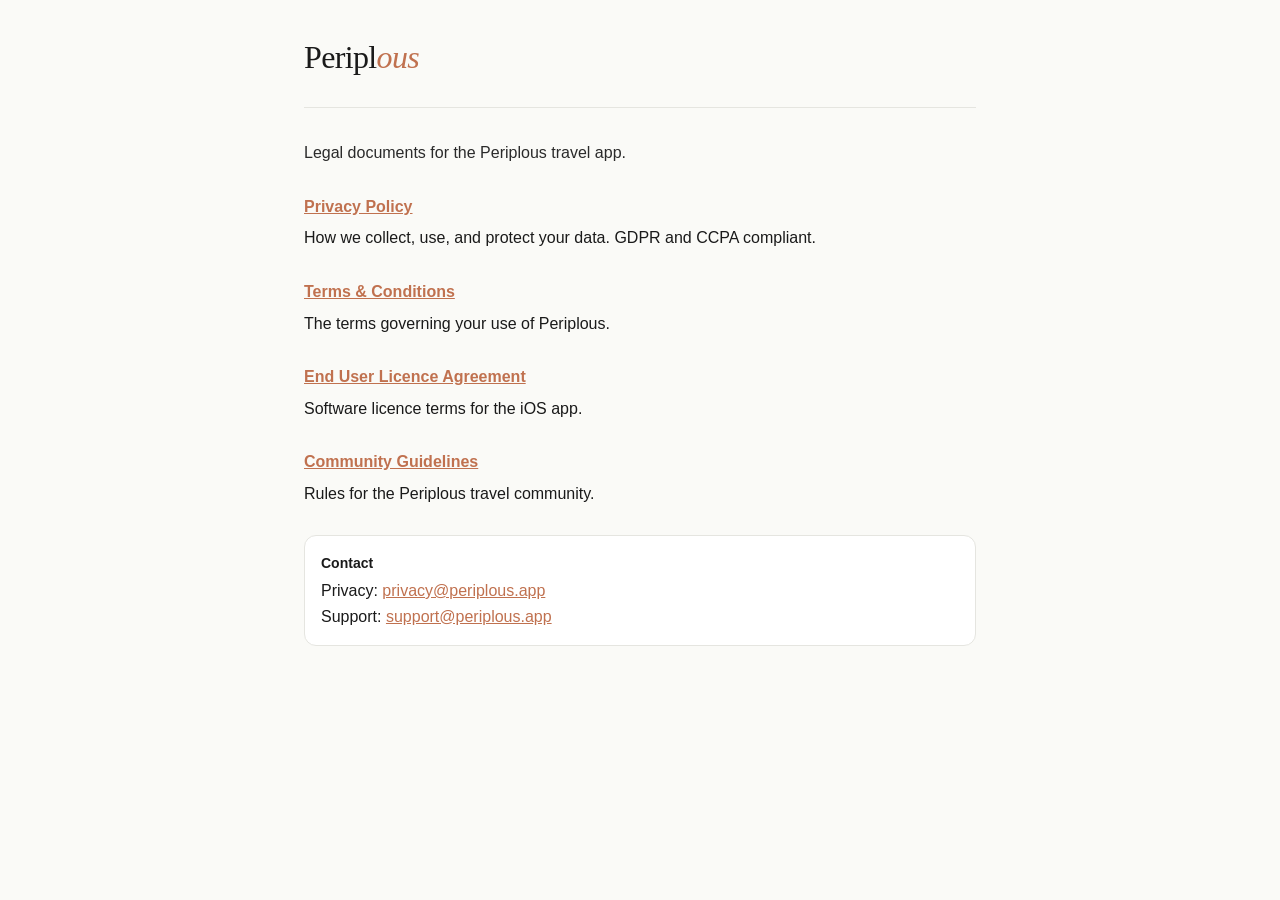
<file: index.html>
<!DOCTYPE html>
<html lang="en">
<head>
<meta charset="UTF-8">
<meta name="viewport" content="width=device-width, initial-scale=1">
<title>Periplous — Legal</title>
<link rel="stylesheet" href="styles.css">
</head>
<body>
<div class="wrap">
  <header>
    <h1>Peripl<em>ous</em></h1>
  </header>

  <p class="lead">Legal documents for the Periplous travel app.</p>

  <div class="section"><h2><a href="privacy.html">Privacy Policy</a></h2><p>How we collect, use, and protect your data. GDPR and CCPA compliant.</p></div>
  <div class="section"><h2><a href="terms.html">Terms &amp; Conditions</a></h2><p>The terms governing your use of Periplous.</p></div>
  <div class="section"><h2><a href="eula.html">End User Licence Agreement</a></h2><p>Software licence terms for the iOS app.</p></div>
  <div class="section"><h2><a href="community.html">Community Guidelines</a></h2><p>Rules for the Periplous travel community.</p></div>

  <div class="card">
    <strong>Contact</strong>
    Privacy: <a href="mailto:privacy@periplous.app">privacy@periplous.app</a><br>
    Support: <a href="mailto:support@periplous.app">support@periplous.app</a>
  </div>
</div>
</body>
</html>
</file>
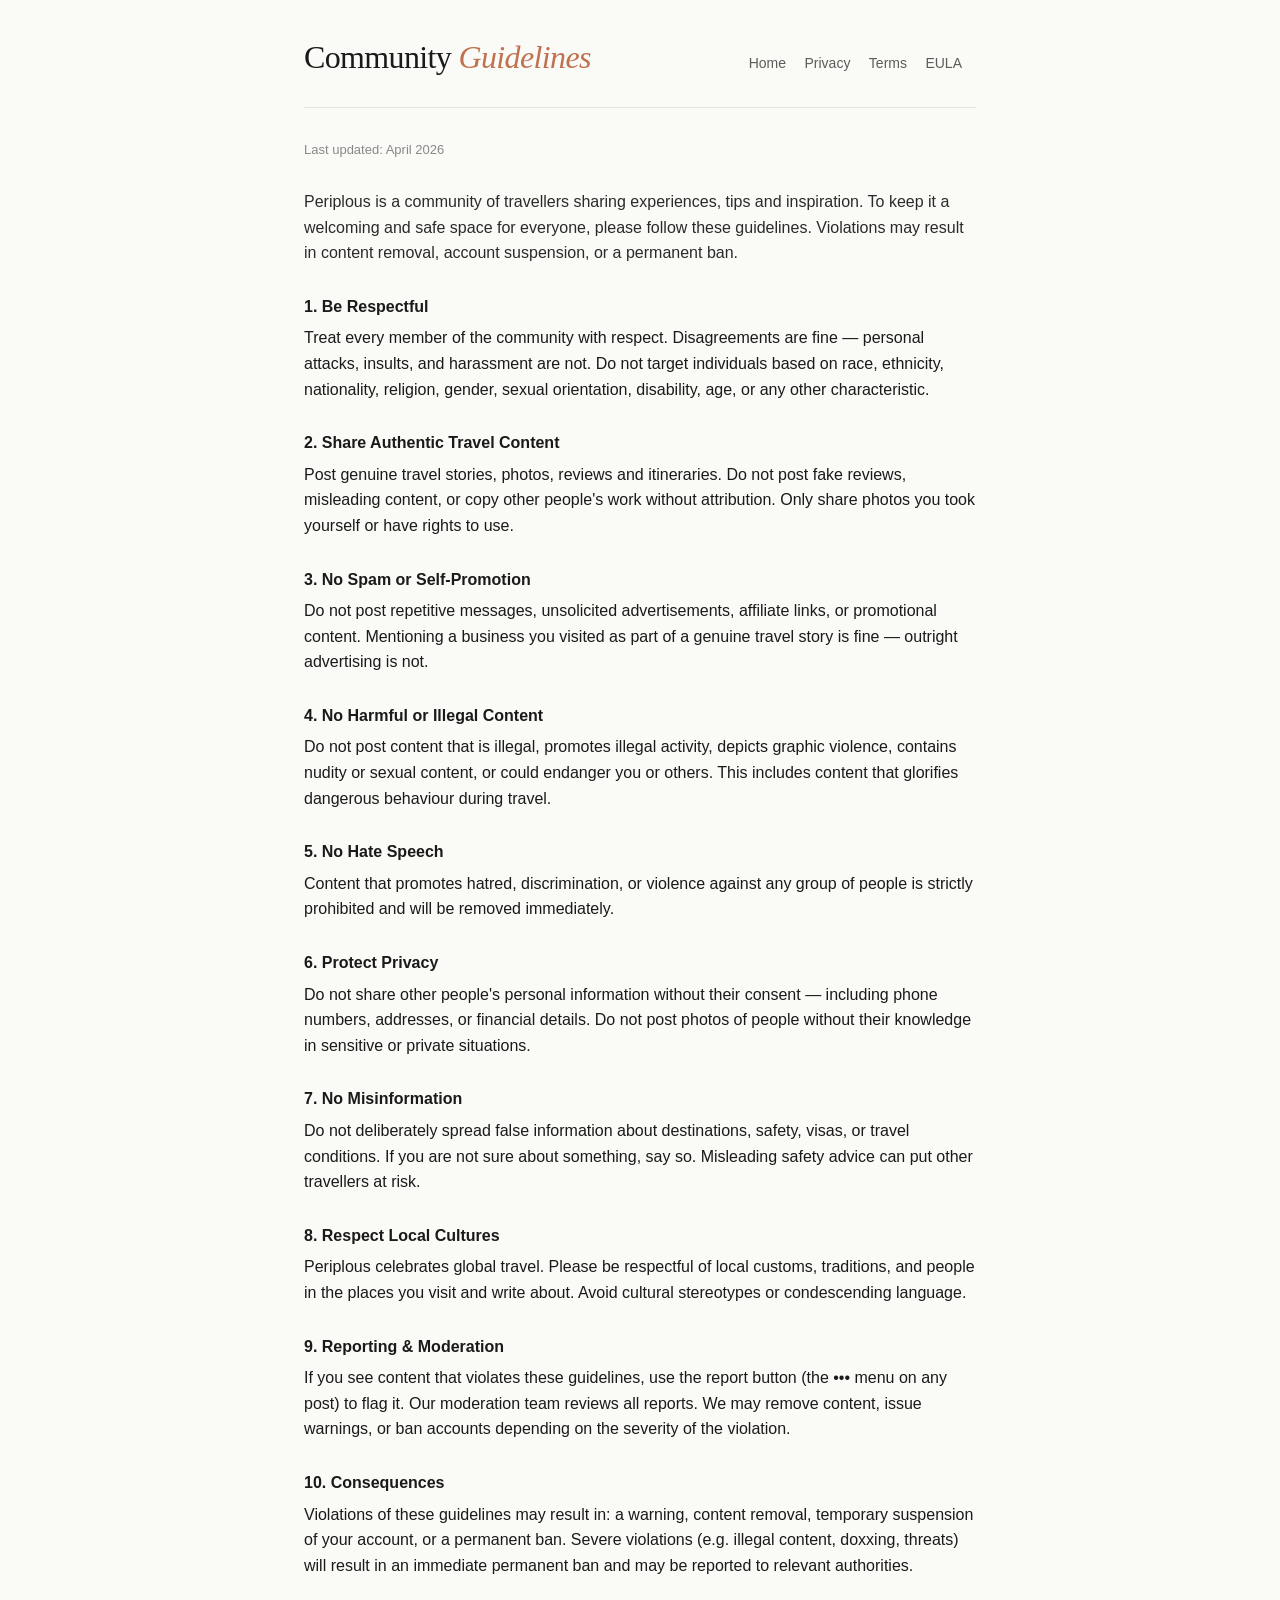
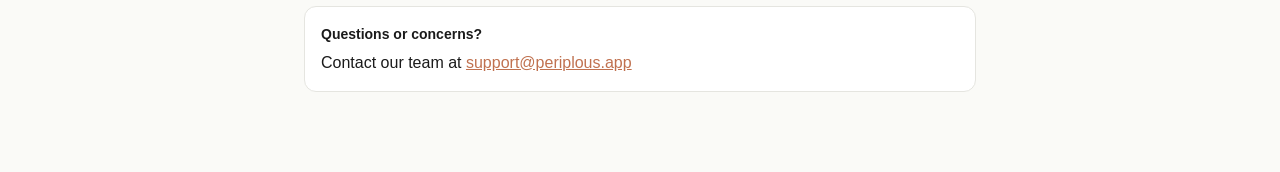
<file: community.html>
<!DOCTYPE html>
<html lang="en">
<head>
<meta charset="UTF-8">
<meta name="viewport" content="width=device-width, initial-scale=1">
<title>Community Guidelines — Periplous</title>
<link rel="stylesheet" href="styles.css">
</head>
<body>
<div class="wrap">
  <header>
    <h1>Community <em>Guidelines</em></h1>
    <nav>
      <a href="index.html">Home</a>
      <a href="privacy.html">Privacy</a>
      <a href="terms.html">Terms</a>
      <a href="eula.html">EULA</a>
    </nav>
  </header>

  <p class="meta">Last updated: April 2026</p>

  <p class="lead">Periplous is a community of travellers sharing experiences, tips and inspiration. To keep it a welcoming and safe space for everyone, please follow these guidelines. Violations may result in content removal, account suspension, or a permanent ban.</p>

  <div class="section"><h2>1. Be Respectful</h2><p>Treat every member of the community with respect. Disagreements are fine — personal attacks, insults, and harassment are not. Do not target individuals based on race, ethnicity, nationality, religion, gender, sexual orientation, disability, age, or any other characteristic.</p></div>
  <div class="section"><h2>2. Share Authentic Travel Content</h2><p>Post genuine travel stories, photos, reviews and itineraries. Do not post fake reviews, misleading content, or copy other people's work without attribution. Only share photos you took yourself or have rights to use.</p></div>
  <div class="section"><h2>3. No Spam or Self-Promotion</h2><p>Do not post repetitive messages, unsolicited advertisements, affiliate links, or promotional content. Mentioning a business you visited as part of a genuine travel story is fine — outright advertising is not.</p></div>
  <div class="section"><h2>4. No Harmful or Illegal Content</h2><p>Do not post content that is illegal, promotes illegal activity, depicts graphic violence, contains nudity or sexual content, or could endanger you or others. This includes content that glorifies dangerous behaviour during travel.</p></div>
  <div class="section"><h2>5. No Hate Speech</h2><p>Content that promotes hatred, discrimination, or violence against any group of people is strictly prohibited and will be removed immediately.</p></div>
  <div class="section"><h2>6. Protect Privacy</h2><p>Do not share other people's personal information without their consent — including phone numbers, addresses, or financial details. Do not post photos of people without their knowledge in sensitive or private situations.</p></div>
  <div class="section"><h2>7. No Misinformation</h2><p>Do not deliberately spread false information about destinations, safety, visas, or travel conditions. If you are not sure about something, say so. Misleading safety advice can put other travellers at risk.</p></div>
  <div class="section"><h2>8. Respect Local Cultures</h2><p>Periplous celebrates global travel. Please be respectful of local customs, traditions, and people in the places you visit and write about. Avoid cultural stereotypes or condescending language.</p></div>
  <div class="section"><h2>9. Reporting &amp; Moderation</h2><p>If you see content that violates these guidelines, use the report button (the ••• menu on any post) to flag it. Our moderation team reviews all reports. We may remove content, issue warnings, or ban accounts depending on the severity of the violation.</p></div>
  <div class="section"><h2>10. Consequences</h2><p>Violations of these guidelines may result in: a warning, content removal, temporary suspension of your account, or a permanent ban. Severe violations (e.g. illegal content, doxxing, threats) will result in an immediate permanent ban and may be reported to relevant authorities.</p></div>

  <div class="card">
    <strong>Questions or concerns?</strong>
    Contact our team at <a href="mailto:support@periplous.app">support@periplous.app</a>
  </div>
</div>
</body>
</html>
</file>
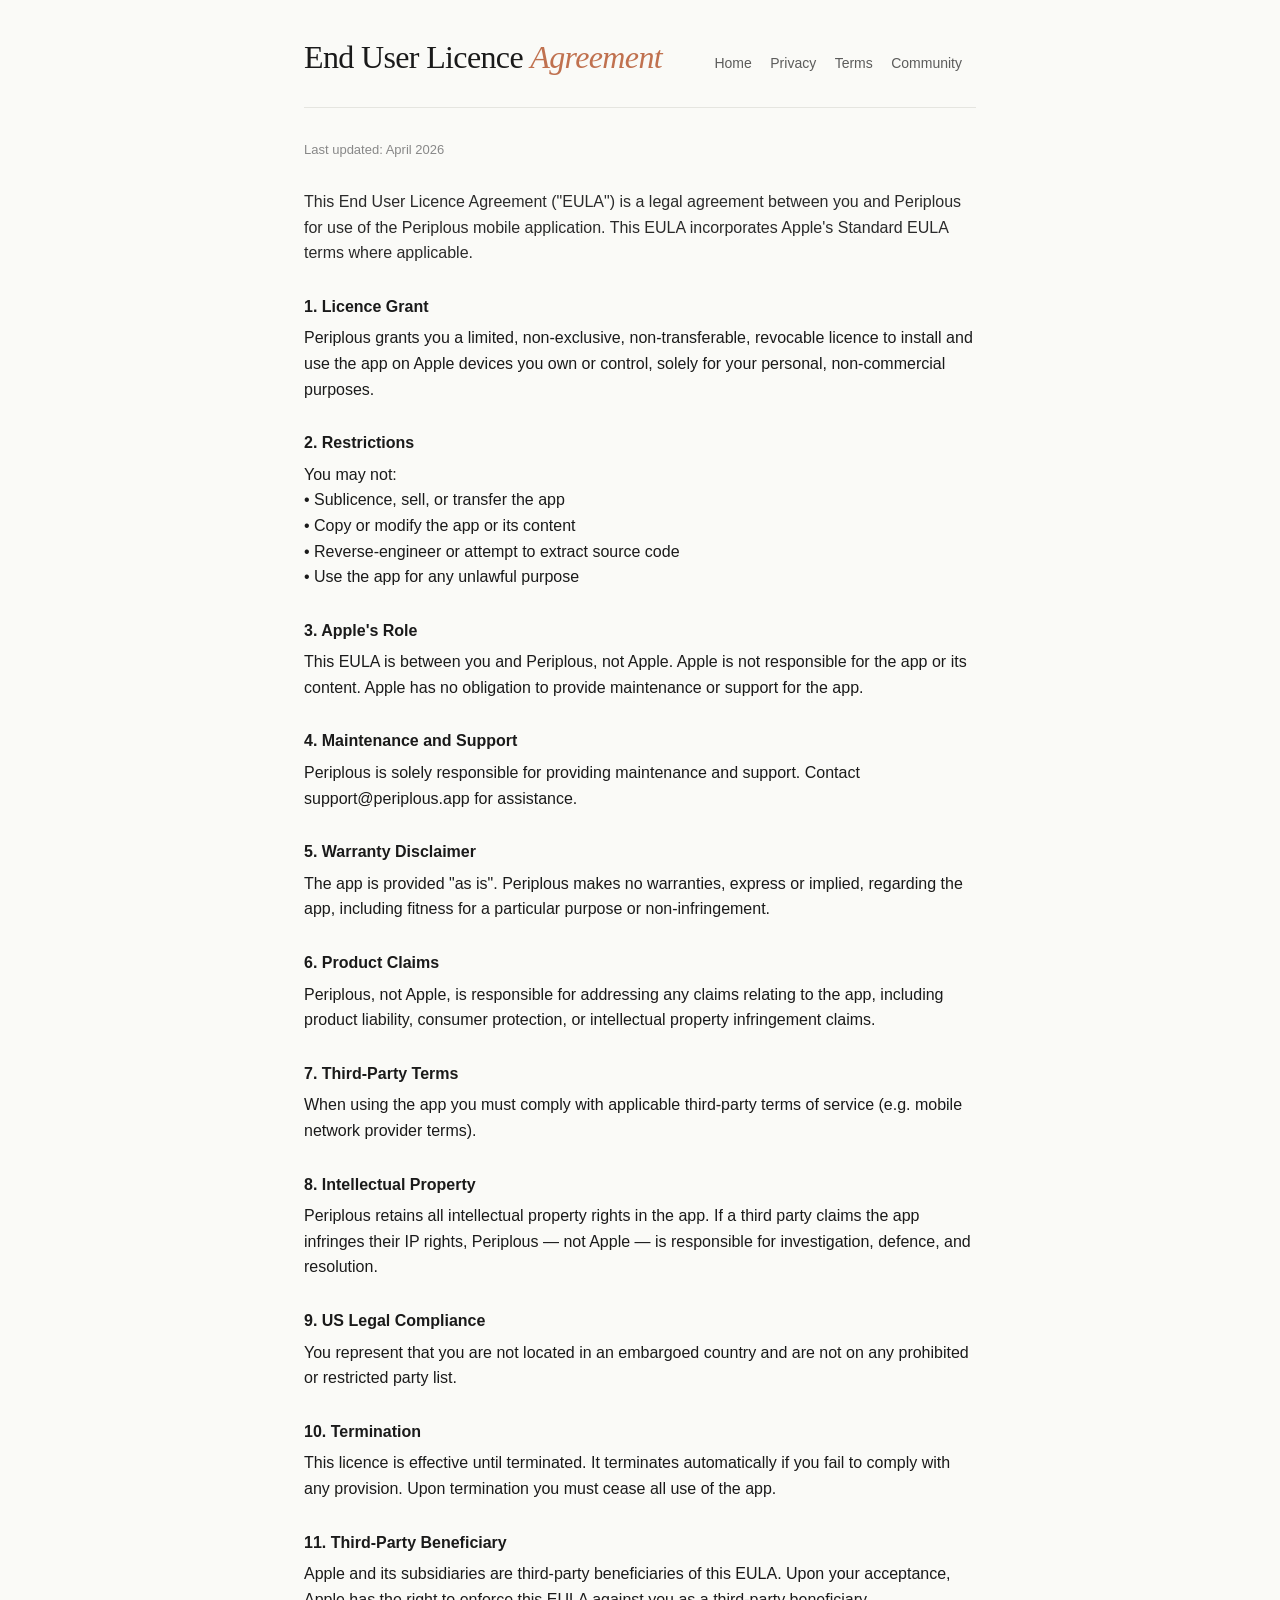
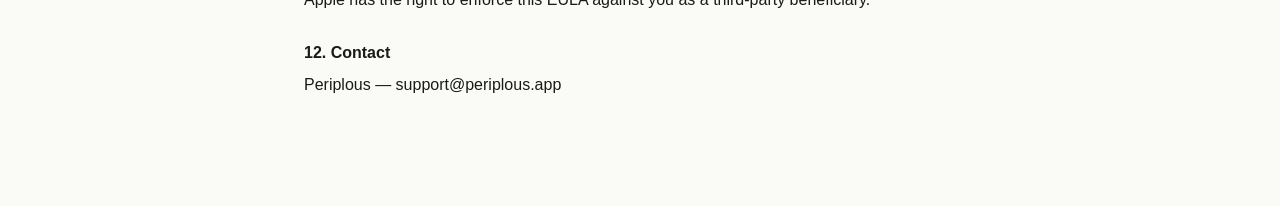
<file: eula.html>
<!DOCTYPE html>
<html lang="en">
<head>
<meta charset="UTF-8">
<meta name="viewport" content="width=device-width, initial-scale=1">
<title>EULA — Periplous</title>
<link rel="stylesheet" href="styles.css">
</head>
<body>
<div class="wrap">
  <header>
    <h1>End User Licence <em>Agreement</em></h1>
    <nav>
      <a href="index.html">Home</a>
      <a href="privacy.html">Privacy</a>
      <a href="terms.html">Terms</a>
      <a href="community.html">Community</a>
    </nav>
  </header>

  <p class="meta">Last updated: April 2026</p>

  <p class="lead">This End User Licence Agreement ("EULA") is a legal agreement between you and Periplous for use of the Periplous mobile application. This EULA incorporates Apple's Standard EULA terms where applicable.</p>

  <div class="section"><h2>1. Licence Grant</h2><p>Periplous grants you a limited, non-exclusive, non-transferable, revocable licence to install and use the app on Apple devices you own or control, solely for your personal, non-commercial purposes.</p></div>
  <div class="section"><h2>2. Restrictions</h2><p>You may not:
• Sublicence, sell, or transfer the app
• Copy or modify the app or its content
• Reverse-engineer or attempt to extract source code
• Use the app for any unlawful purpose</p></div>
  <div class="section"><h2>3. Apple's Role</h2><p>This EULA is between you and Periplous, not Apple. Apple is not responsible for the app or its content. Apple has no obligation to provide maintenance or support for the app.</p></div>
  <div class="section"><h2>4. Maintenance and Support</h2><p>Periplous is solely responsible for providing maintenance and support. Contact support@periplous.app for assistance.</p></div>
  <div class="section"><h2>5. Warranty Disclaimer</h2><p>The app is provided "as is". Periplous makes no warranties, express or implied, regarding the app, including fitness for a particular purpose or non-infringement.</p></div>
  <div class="section"><h2>6. Product Claims</h2><p>Periplous, not Apple, is responsible for addressing any claims relating to the app, including product liability, consumer protection, or intellectual property infringement claims.</p></div>
  <div class="section"><h2>7. Third-Party Terms</h2><p>When using the app you must comply with applicable third-party terms of service (e.g. mobile network provider terms).</p></div>
  <div class="section"><h2>8. Intellectual Property</h2><p>Periplous retains all intellectual property rights in the app. If a third party claims the app infringes their IP rights, Periplous — not Apple — is responsible for investigation, defence, and resolution.</p></div>
  <div class="section"><h2>9. US Legal Compliance</h2><p>You represent that you are not located in an embargoed country and are not on any prohibited or restricted party list.</p></div>
  <div class="section"><h2>10. Termination</h2><p>This licence is effective until terminated. It terminates automatically if you fail to comply with any provision. Upon termination you must cease all use of the app.</p></div>
  <div class="section"><h2>11. Third-Party Beneficiary</h2><p>Apple and its subsidiaries are third-party beneficiaries of this EULA. Upon your acceptance, Apple has the right to enforce this EULA against you as a third-party beneficiary.</p></div>
  <div class="section"><h2>12. Contact</h2><p>Periplous — support@periplous.app</p></div>
</div>
</body>
</html>
</file>
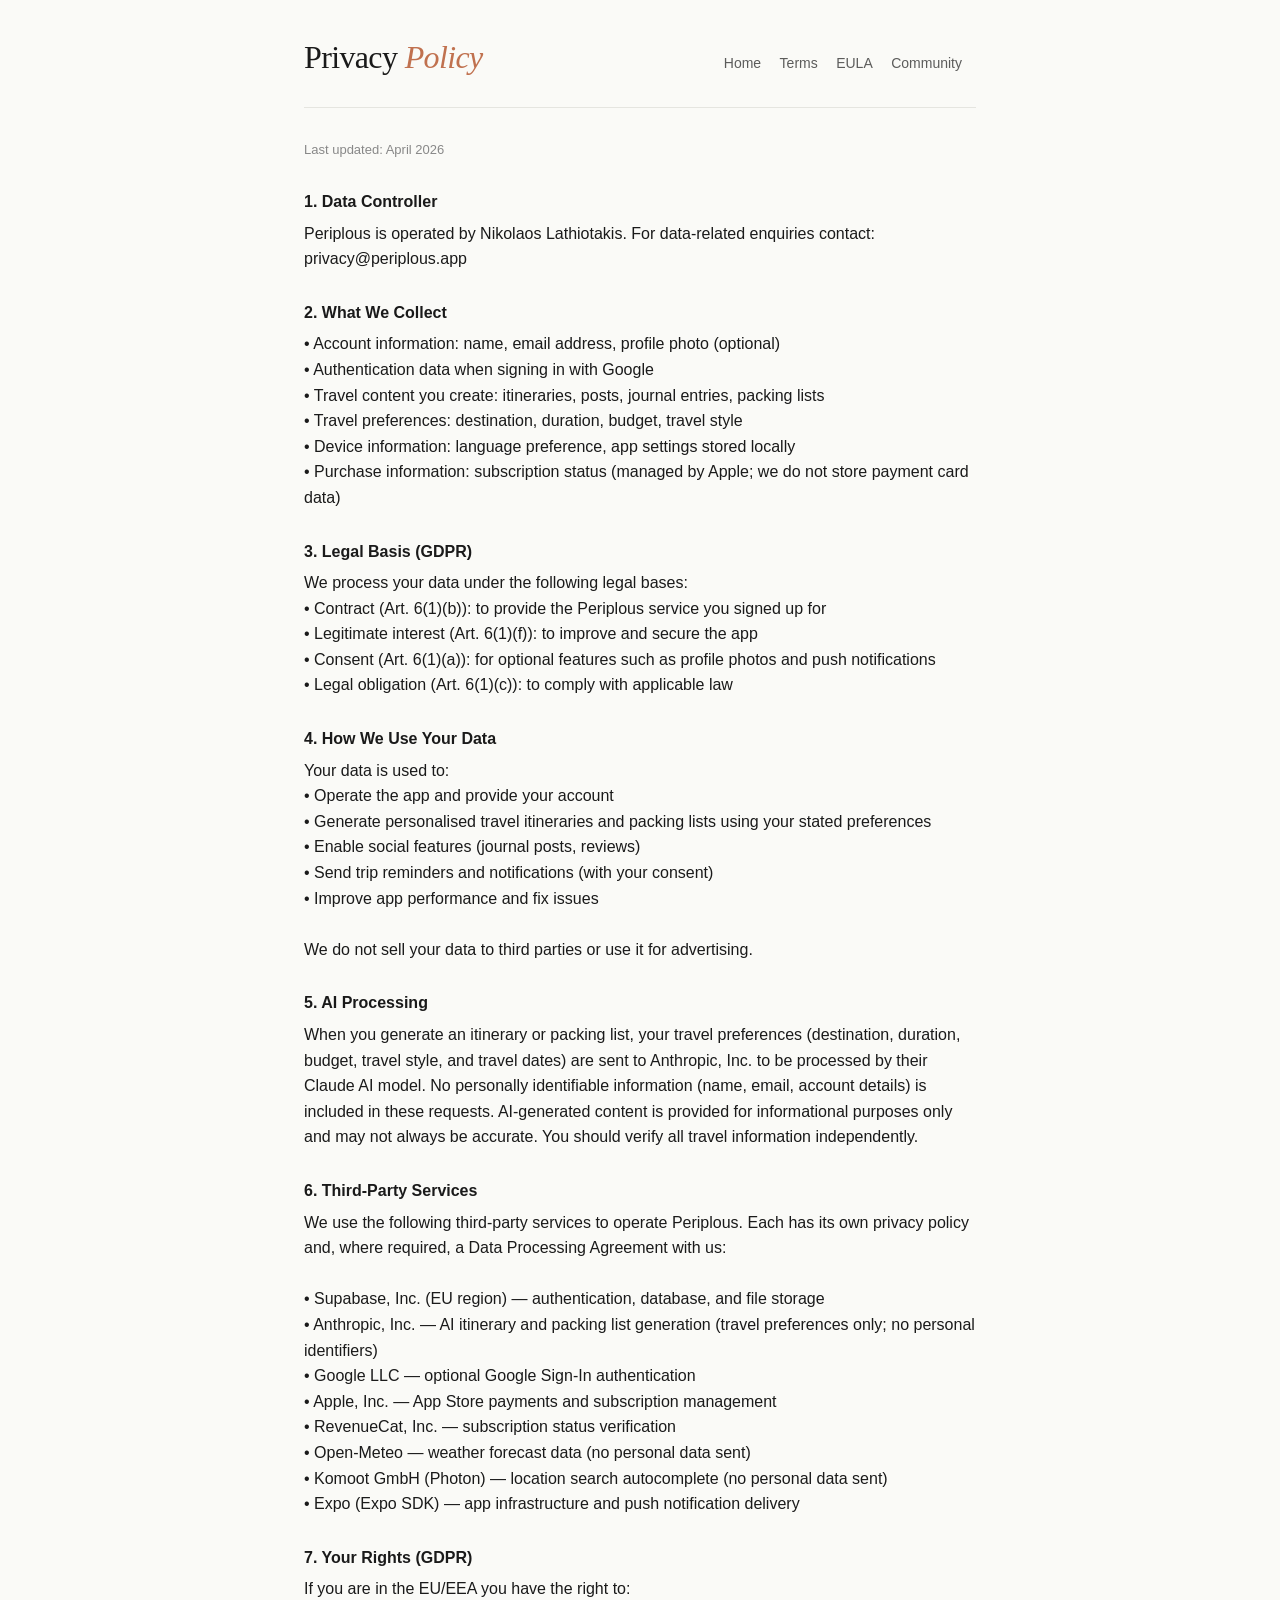
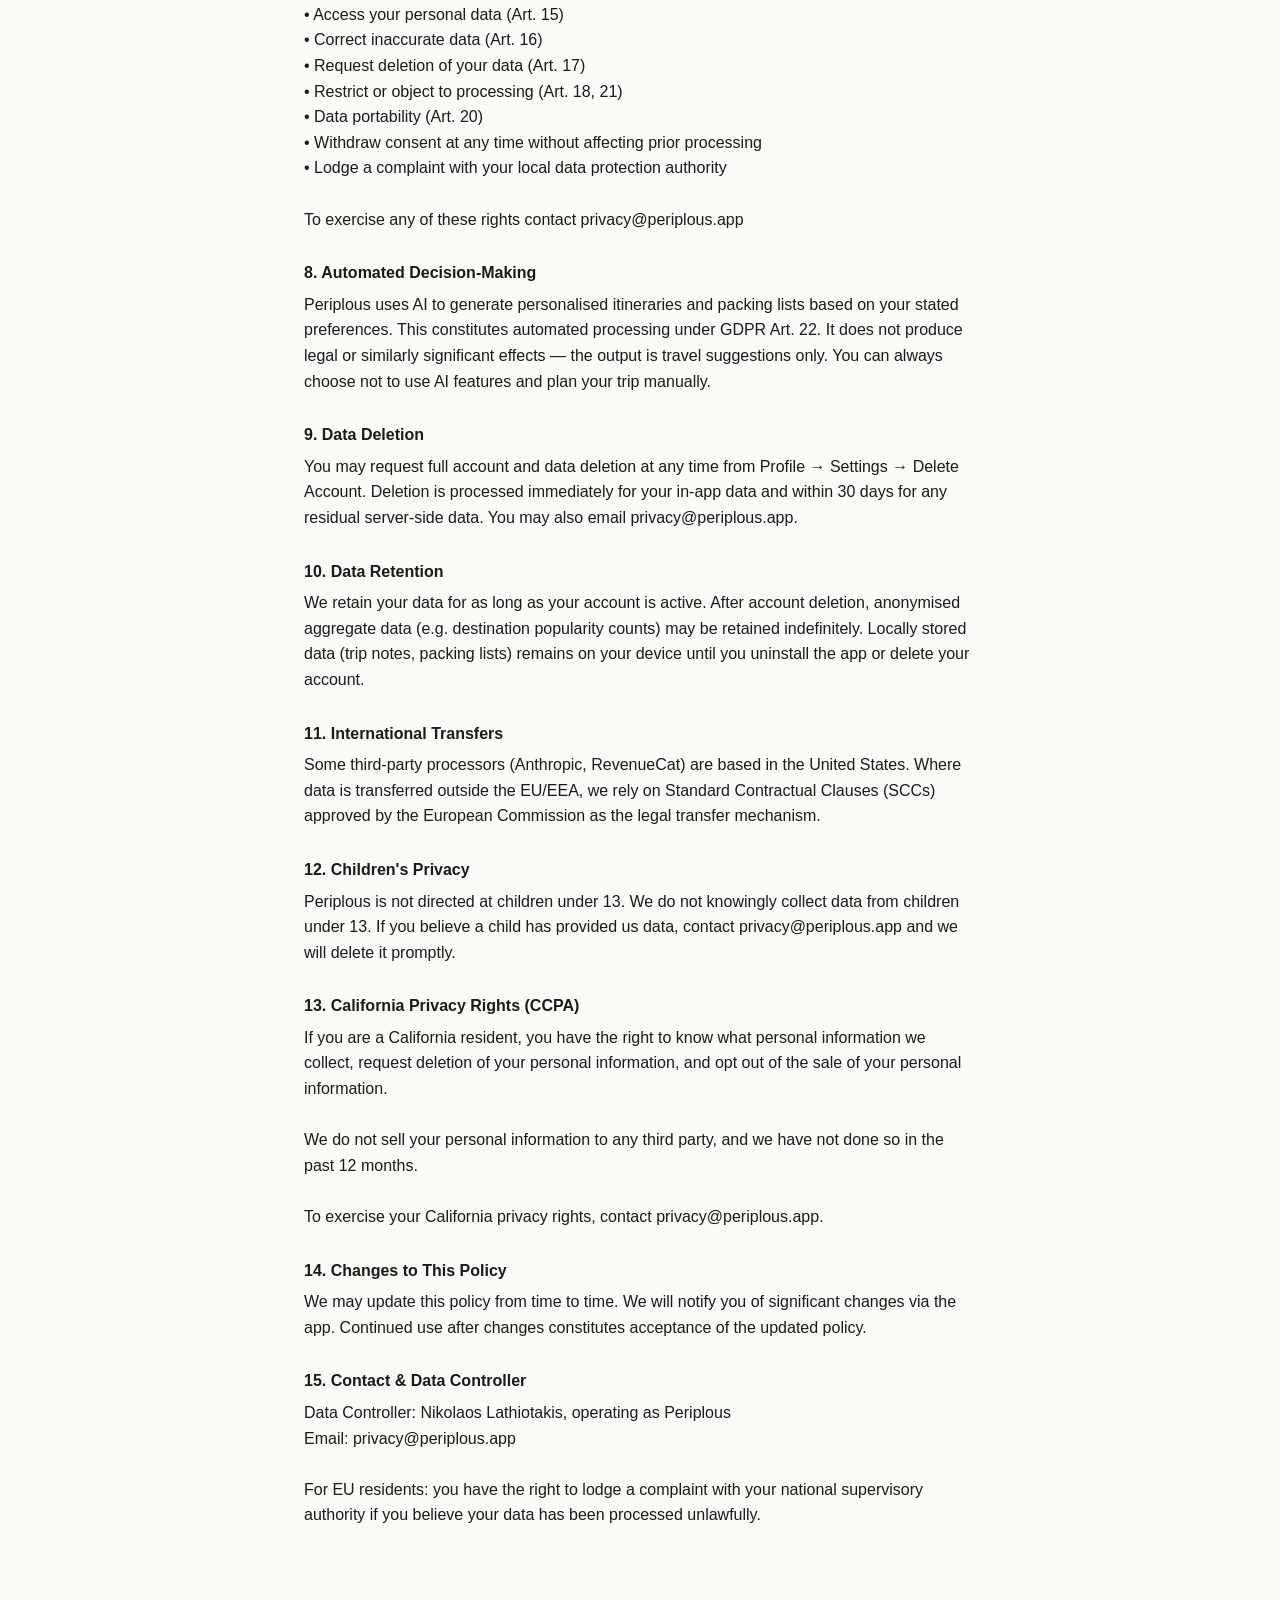
<file: privacy.html>
<!DOCTYPE html>
<html lang="en">
<head>
<meta charset="UTF-8">
<meta name="viewport" content="width=device-width, initial-scale=1">
<title>Privacy Policy — Periplous</title>
<link rel="stylesheet" href="styles.css">
</head>
<body>
<div class="wrap">
  <header>
    <h1>Privacy <em>Policy</em></h1>
    <nav>
      <a href="index.html">Home</a>
      <a href="terms.html">Terms</a>
      <a href="eula.html">EULA</a>
      <a href="community.html">Community</a>
    </nav>
  </header>

  <p class="meta">Last updated: April 2026</p>

  <div class="section"><h2>1. Data Controller</h2><p>Periplous is operated by Nikolaos Lathiotakis. For data-related enquiries contact: privacy@periplous.app</p></div>

  <div class="section"><h2>2. What We Collect</h2><p>• Account information: name, email address, profile photo (optional)
• Authentication data when signing in with Google
• Travel content you create: itineraries, posts, journal entries, packing lists
• Travel preferences: destination, duration, budget, travel style
• Device information: language preference, app settings stored locally
• Purchase information: subscription status (managed by Apple; we do not store payment card data)</p></div>

  <div class="section"><h2>3. Legal Basis (GDPR)</h2><p>We process your data under the following legal bases:
• Contract (Art. 6(1)(b)): to provide the Periplous service you signed up for
• Legitimate interest (Art. 6(1)(f)): to improve and secure the app
• Consent (Art. 6(1)(a)): for optional features such as profile photos and push notifications
• Legal obligation (Art. 6(1)(c)): to comply with applicable law</p></div>

  <div class="section"><h2>4. How We Use Your Data</h2><p>Your data is used to:
• Operate the app and provide your account
• Generate personalised travel itineraries and packing lists using your stated preferences
• Enable social features (journal posts, reviews)
• Send trip reminders and notifications (with your consent)
• Improve app performance and fix issues

We do not sell your data to third parties or use it for advertising.</p></div>

  <div class="section"><h2>5. AI Processing</h2><p>When you generate an itinerary or packing list, your travel preferences (destination, duration, budget, travel style, and travel dates) are sent to Anthropic, Inc. to be processed by their Claude AI model. No personally identifiable information (name, email, account details) is included in these requests. AI-generated content is provided for informational purposes only and may not always be accurate. You should verify all travel information independently.</p></div>

  <div class="section"><h2>6. Third-Party Services</h2><p>We use the following third-party services to operate Periplous. Each has its own privacy policy and, where required, a Data Processing Agreement with us:

• Supabase, Inc. (EU region) — authentication, database, and file storage
• Anthropic, Inc. — AI itinerary and packing list generation (travel preferences only; no personal identifiers)
• Google LLC — optional Google Sign-In authentication
• Apple, Inc. — App Store payments and subscription management
• RevenueCat, Inc. — subscription status verification
• Open-Meteo — weather forecast data (no personal data sent)
• Komoot GmbH (Photon) — location search autocomplete (no personal data sent)
• Expo (Expo SDK) — app infrastructure and push notification delivery</p></div>

  <div class="section"><h2>7. Your Rights (GDPR)</h2><p>If you are in the EU/EEA you have the right to:
• Access your personal data (Art. 15)
• Correct inaccurate data (Art. 16)
• Request deletion of your data (Art. 17)
• Restrict or object to processing (Art. 18, 21)
• Data portability (Art. 20)
• Withdraw consent at any time without affecting prior processing
• Lodge a complaint with your local data protection authority

To exercise any of these rights contact privacy@periplous.app</p></div>

  <div class="section"><h2>8. Automated Decision-Making</h2><p>Periplous uses AI to generate personalised itineraries and packing lists based on your stated preferences. This constitutes automated processing under GDPR Art. 22. It does not produce legal or similarly significant effects — the output is travel suggestions only. You can always choose not to use AI features and plan your trip manually.</p></div>

  <div class="section"><h2>9. Data Deletion</h2><p>You may request full account and data deletion at any time from Profile → Settings → Delete Account. Deletion is processed immediately for your in-app data and within 30 days for any residual server-side data. You may also email privacy@periplous.app.</p></div>

  <div class="section"><h2>10. Data Retention</h2><p>We retain your data for as long as your account is active. After account deletion, anonymised aggregate data (e.g. destination popularity counts) may be retained indefinitely. Locally stored data (trip notes, packing lists) remains on your device until you uninstall the app or delete your account.</p></div>

  <div class="section"><h2>11. International Transfers</h2><p>Some third-party processors (Anthropic, RevenueCat) are based in the United States. Where data is transferred outside the EU/EEA, we rely on Standard Contractual Clauses (SCCs) approved by the European Commission as the legal transfer mechanism.</p></div>

  <div class="section"><h2>12. Children's Privacy</h2><p>Periplous is not directed at children under 13. We do not knowingly collect data from children under 13. If you believe a child has provided us data, contact privacy@periplous.app and we will delete it promptly.</p></div>

  <div class="section"><h2>13. California Privacy Rights (CCPA)</h2><p>If you are a California resident, you have the right to know what personal information we collect, request deletion of your personal information, and opt out of the sale of your personal information.

We do not sell your personal information to any third party, and we have not done so in the past 12 months.

To exercise your California privacy rights, contact privacy@periplous.app.</p></div>

  <div class="section"><h2>14. Changes to This Policy</h2><p>We may update this policy from time to time. We will notify you of significant changes via the app. Continued use after changes constitutes acceptance of the updated policy.</p></div>

  <div class="section"><h2>15. Contact &amp; Data Controller</h2><p>Data Controller: Nikolaos Lathiotakis, operating as Periplous
Email: privacy@periplous.app

For EU residents: you have the right to lodge a complaint with your national supervisory authority if you believe your data has been processed unlawfully.</p></div>

</div>
</body>
</html>
</file>
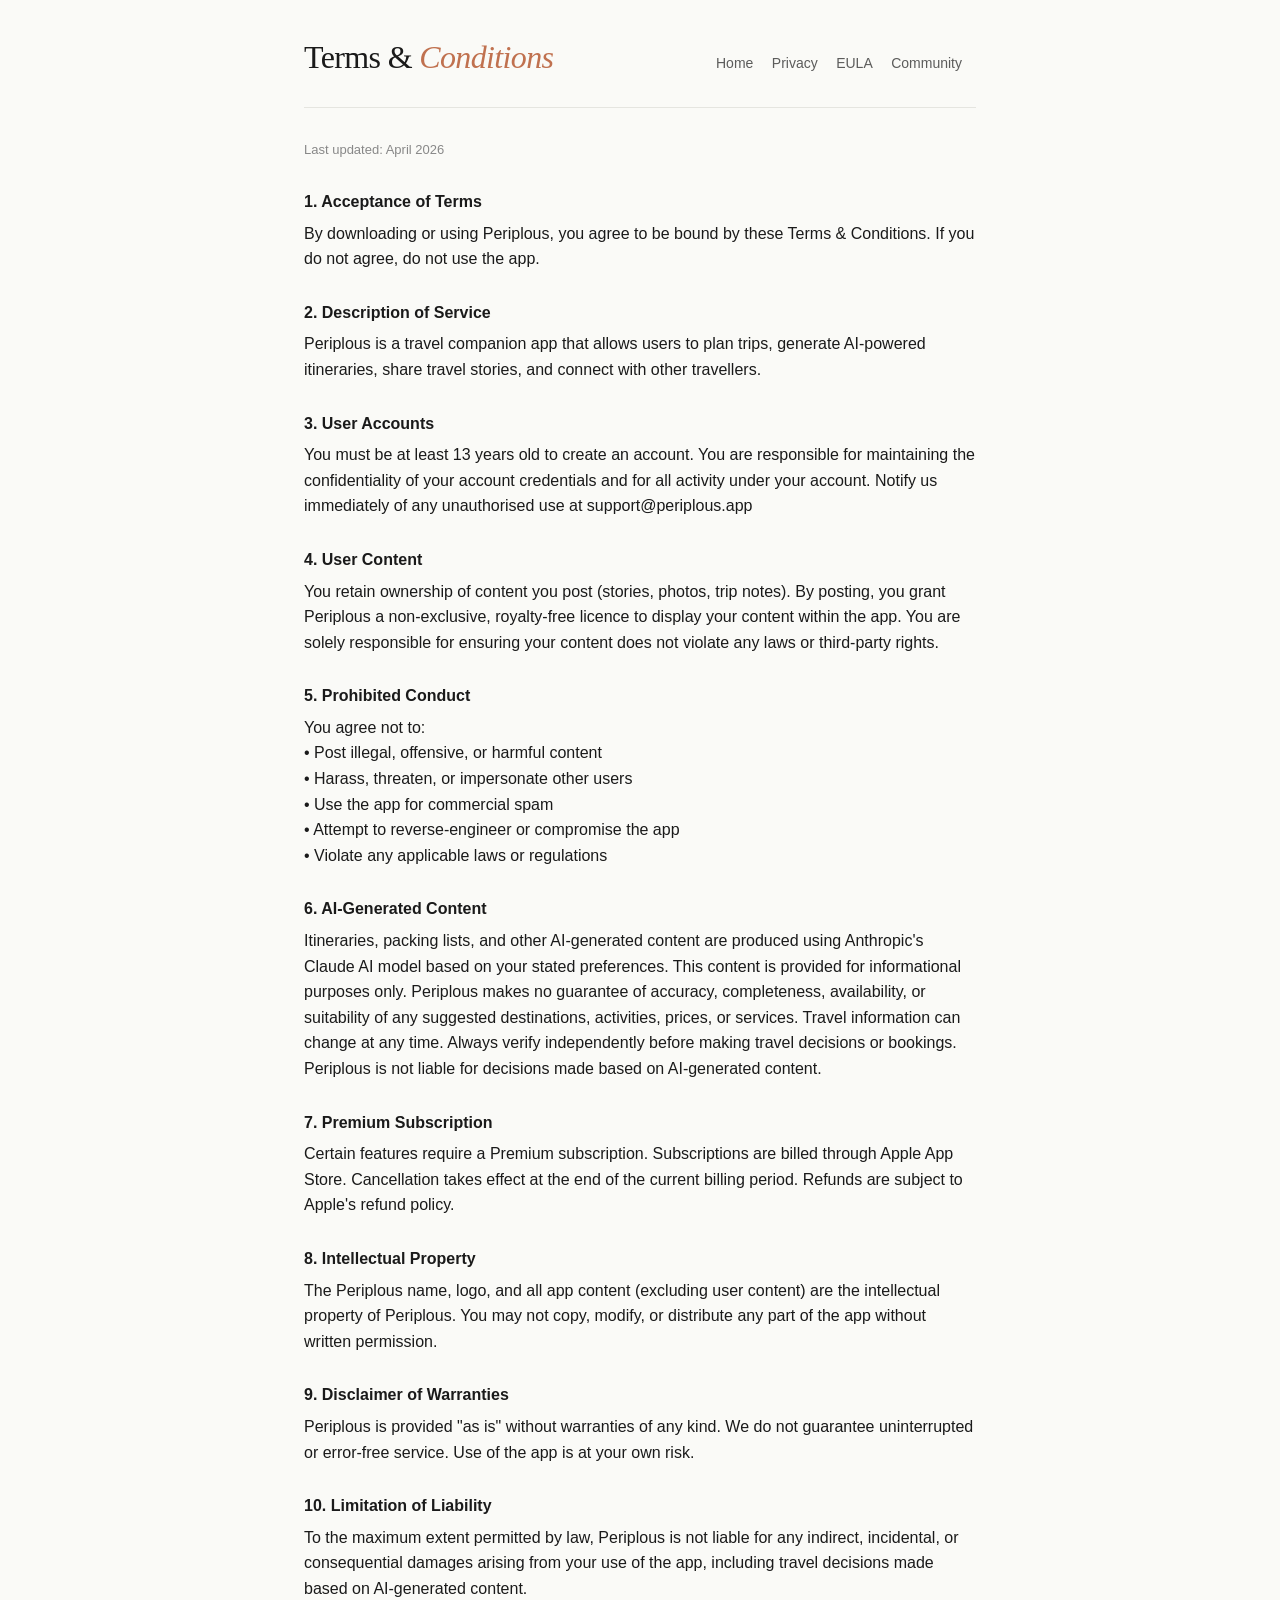
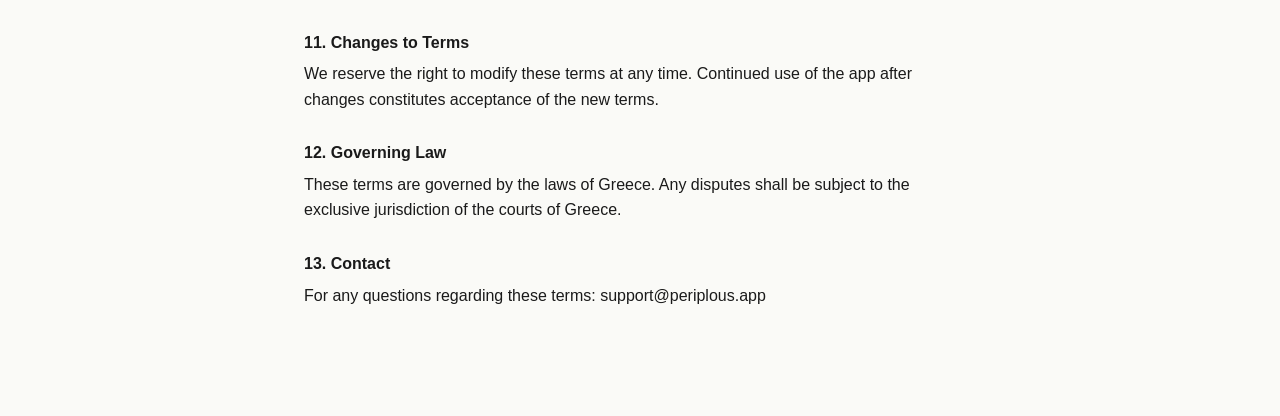
<file: terms.html>
<!DOCTYPE html>
<html lang="en">
<head>
<meta charset="UTF-8">
<meta name="viewport" content="width=device-width, initial-scale=1">
<title>Terms &amp; Conditions — Periplous</title>
<link rel="stylesheet" href="styles.css">
</head>
<body>
<div class="wrap">
  <header>
    <h1>Terms &amp; <em>Conditions</em></h1>
    <nav>
      <a href="index.html">Home</a>
      <a href="privacy.html">Privacy</a>
      <a href="eula.html">EULA</a>
      <a href="community.html">Community</a>
    </nav>
  </header>

  <p class="meta">Last updated: April 2026</p>

  <div class="section"><h2>1. Acceptance of Terms</h2><p>By downloading or using Periplous, you agree to be bound by these Terms &amp; Conditions. If you do not agree, do not use the app.</p></div>
  <div class="section"><h2>2. Description of Service</h2><p>Periplous is a travel companion app that allows users to plan trips, generate AI-powered itineraries, share travel stories, and connect with other travellers.</p></div>
  <div class="section"><h2>3. User Accounts</h2><p>You must be at least 13 years old to create an account. You are responsible for maintaining the confidentiality of your account credentials and for all activity under your account. Notify us immediately of any unauthorised use at support@periplous.app</p></div>
  <div class="section"><h2>4. User Content</h2><p>You retain ownership of content you post (stories, photos, trip notes). By posting, you grant Periplous a non-exclusive, royalty-free licence to display your content within the app. You are solely responsible for ensuring your content does not violate any laws or third-party rights.</p></div>
  <div class="section"><h2>5. Prohibited Conduct</h2><p>You agree not to:
• Post illegal, offensive, or harmful content
• Harass, threaten, or impersonate other users
• Use the app for commercial spam
• Attempt to reverse-engineer or compromise the app
• Violate any applicable laws or regulations</p></div>
  <div class="section"><h2>6. AI-Generated Content</h2><p>Itineraries, packing lists, and other AI-generated content are produced using Anthropic's Claude AI model based on your stated preferences. This content is provided for informational purposes only. Periplous makes no guarantee of accuracy, completeness, availability, or suitability of any suggested destinations, activities, prices, or services. Travel information can change at any time. Always verify independently before making travel decisions or bookings. Periplous is not liable for decisions made based on AI-generated content.</p></div>
  <div class="section"><h2>7. Premium Subscription</h2><p>Certain features require a Premium subscription. Subscriptions are billed through Apple App Store. Cancellation takes effect at the end of the current billing period. Refunds are subject to Apple's refund policy.</p></div>
  <div class="section"><h2>8. Intellectual Property</h2><p>The Periplous name, logo, and all app content (excluding user content) are the intellectual property of Periplous. You may not copy, modify, or distribute any part of the app without written permission.</p></div>
  <div class="section"><h2>9. Disclaimer of Warranties</h2><p>Periplous is provided "as is" without warranties of any kind. We do not guarantee uninterrupted or error-free service. Use of the app is at your own risk.</p></div>
  <div class="section"><h2>10. Limitation of Liability</h2><p>To the maximum extent permitted by law, Periplous is not liable for any indirect, incidental, or consequential damages arising from your use of the app, including travel decisions made based on AI-generated content.</p></div>
  <div class="section"><h2>11. Changes to Terms</h2><p>We reserve the right to modify these terms at any time. Continued use of the app after changes constitutes acceptance of the new terms.</p></div>
  <div class="section"><h2>12. Governing Law</h2><p>These terms are governed by the laws of Greece. Any disputes shall be subject to the exclusive jurisdiction of the courts of Greece.</p></div>
  <div class="section"><h2>13. Contact</h2><p>For any questions regarding these terms: support@periplous.app</p></div>
</div>
</body>
</html>
</file>
<file: styles.css>
/* Periplous legal pages — clean, readable, mobile-first */
* { box-sizing: border-box; }
html { -webkit-text-size-adjust: 100%; }
body {
  margin: 0;
  font-family: -apple-system, BlinkMacSystemFont, "Segoe UI", Roboto, "Helvetica Neue", sans-serif;
  font-size: 16px;
  line-height: 1.6;
  color: #1a1a1a;
  background: #fafaf7;
}
.wrap {
  max-width: 720px;
  margin: 0 auto;
  padding: 32px 24px 80px;
}
header {
  display: flex;
  align-items: baseline;
  justify-content: space-between;
  flex-wrap: wrap;
  gap: 12px;
  padding-bottom: 24px;
  margin-bottom: 32px;
  border-bottom: 1px solid #e5e5e0;
}
header h1 {
  font-family: Georgia, "Times New Roman", serif;
  font-weight: 300;
  font-size: 32px;
  margin: 0;
  letter-spacing: -0.02em;
}
header h1 em {
  color: #C0714F;
  font-style: italic;
  font-weight: 300;
}
nav a {
  color: inherit;
  text-decoration: none;
  font-size: 14px;
  margin-right: 14px;
  opacity: 0.7;
}
nav a:hover { opacity: 1; text-decoration: underline; }
.meta {
  color: #888;
  font-size: 13px;
  margin-bottom: 28px;
}
.lead {
  font-size: 16px;
  color: #2a2a2a;
  margin-bottom: 28px;
}
.section { margin-bottom: 28px; }
.section h2 {
  font-size: 16px;
  font-weight: 600;
  margin: 0 0 6px;
  color: #1a1a1a;
}
.section p {
  margin: 0;
  white-space: pre-wrap;
}
.card {
  background: #fff;
  border: 1px solid #e5e5e0;
  border-radius: 12px;
  padding: 16px;
  margin-top: 24px;
}
.card strong { display: block; margin-bottom: 4px; font-size: 14px; }
a { color: #C0714F; }

/* Dark mode overrides — placed last so they win the cascade */
@media (prefers-color-scheme: dark) {
  body { color: #e5e5e5; background: #0f0f10; }
  a { color: #e89972; }
  header { border-bottom-color: #2a2a2c; }
  .meta { color: #888; }
  .lead { color: #cccccc; }
  .section h2 { color: #f0f0f0; }
  .card { background: #1f1f22; border-color: #38383b; color: #e5e5e5; }
  .card strong { color: #f0f0f0; }
}
</file>
